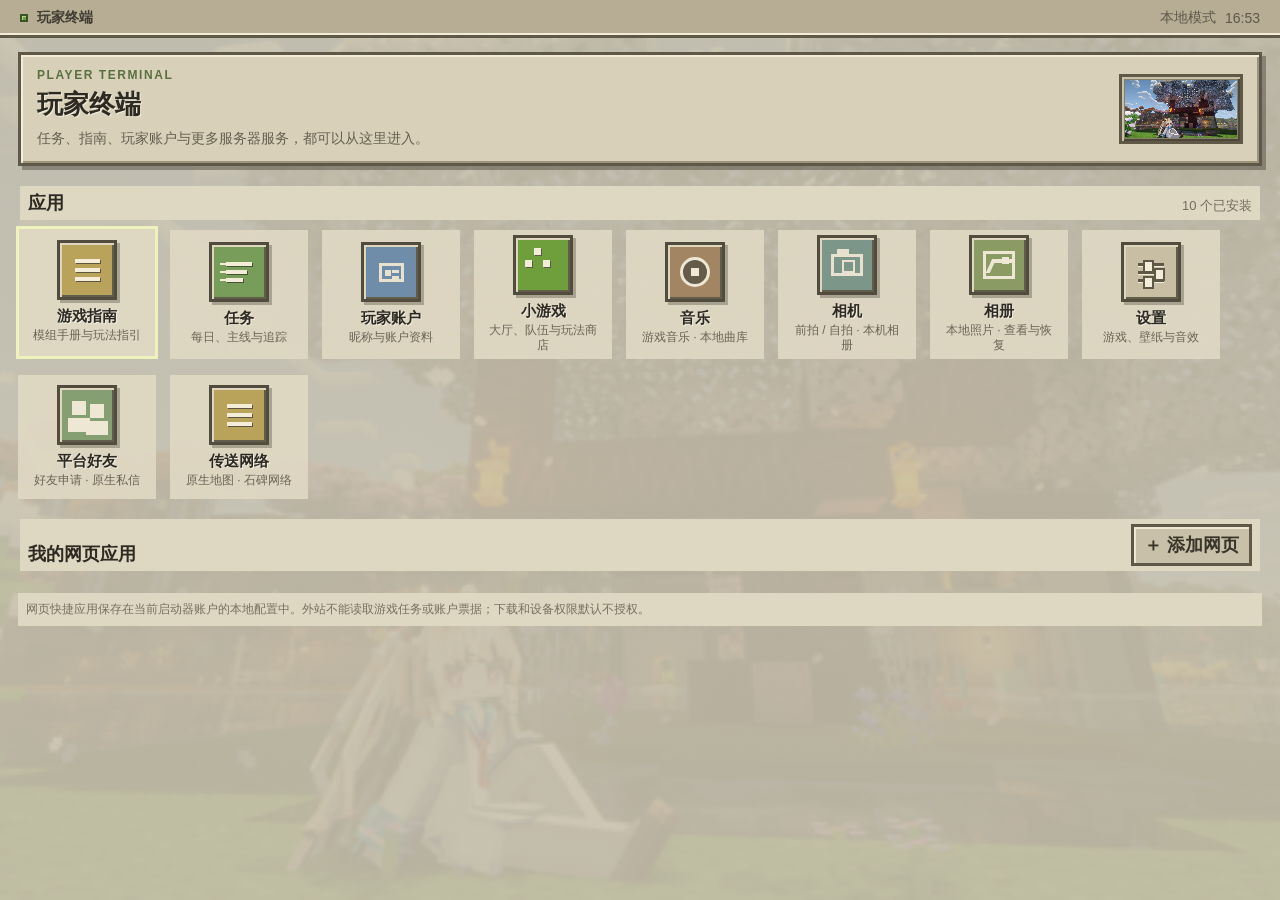
<file: src/main/resources/assets/muxi_terminal/html/terminal/index.html>
<!doctype html>
<html lang="zh-CN">
<head>
  <meta charset="utf-8" />
  <meta name="viewport" content="width=device-width,initial-scale=1" />
  <title>玩家终端</title>
  <link rel="stylesheet" href="./styles.css" />
  <link rel="stylesheet" href="./app-transition.css" />
  <link rel="stylesheet" href="./apps/minigames/app.css" />
  <link rel="stylesheet" href="./camera-app.css" />
  <link rel="stylesheet" href="./album-app.css" />
  <link rel="stylesheet" href="./friends-app.css" />
  <link rel="stylesheet" href="./settings.css" />
  <link rel="stylesheet" href="./terminal-icons.css">
</head>
<body>
  <main id="app" class="shell">
    <header class="statusbar">
      <div class="brand"><span class="brand-dot"></span>玩家终端</div>
      <div class="status-right"><span id="statusText">本地模式</span><span id="clock">00:00</span></div>
    </header>

    <div id="app-content">
    <section id="home" class="page page-active">
      <div class="hero">
        <div>
          <div class="eyebrow">PLAYER TERMINAL</div>
          <h1>玩家终端</h1>
          <p>任务、指南、玩家账户与更多服务器服务，都可以从这里进入。</p>
        </div>
        <div class="cover-frame"><img src="./cover.png" alt="玩家终端"></div>
      </div>

      <div class="section-title"><span>应用</span><small id="installedAppCount">4 个已安装</small></div>
      <div class="app-grid">
        <button class="app-card" data-open="guide">
          <span class="app-icon guide-icon"><i></i><i></i><i></i></span>
          <span class="app-name">游戏指南</span>
          <span class="app-desc">模组手册与玩法指引</span>
        </button>
        <button class="app-card" data-open="tasks">
          <span class="app-icon task-icon"><i></i><i></i><i></i></span>
          <span class="app-name">任务</span>
          <span class="app-desc">每日、主线与追踪</span>
        </button>
        <button class="app-card" id="passportApp">
          <span class="app-icon passport-icon"><i></i></span>
          <span class="app-name">玩家账户</span>
          <span class="app-desc">昵称与账户资料</span>
        </button>
        <button class="app-card" data-open="games">
          <span class="app-icon minigames-icon"><i></i><i></i><i></i></span>
          <span class="app-name">小游戏</span><span class="app-desc">大厅、队伍与玩法商店</span>
        </button>
        <button class="app-card" data-open="music">
          <span class="app-icon music-icon" aria-hidden="true"><i></i></span>
          <span class="app-name">音乐</span><span class="app-desc">游戏音乐 · 本地曲库</span>
        </button>
      </div>

      <div class="section-title"><span>我的网页应用</span><button id="addWebApp" class="secondary">＋ 添加网页</button></div>
      <div id="webApps" class="web-app-list"></div>
      <p id="webAppsError" class="web-error" role="alert"></p>
      <form id="webAppForm" class="web-app-form" hidden>
        <h3 id="webFormTitle">添加网页应用</h3>
        <input id="webAppId" type="hidden">
        <label>网页链接<input id="webAppUrl" type="url" placeholder="https://example.com" required maxlength="4096" autocomplete="off"></label>
        <label>名称（可编辑）<input id="webAppName" type="text" maxlength="80" placeholder="留空使用域名" autocomplete="off"></label>
        <p id="webTarget" class="web-target">只支持 http / https</p>
        <p id="webFormError" class="web-error" role="alert"></p>
        <div class="detail-actions"><button class="primary" type="submit">保存</button><button id="cancelWebApp" class="secondary" type="button">取消</button></div>
      </form>
      <div class="dock-hint">网页快捷应用保存在当前启动器账户的本地配置中。外站不能读取游戏任务或账户票据；下载和设备权限默认不授权。</div>
    </section>

    <section id="guide" class="page">
      <div class="toolbar">
        <button class="back" data-open="home" aria-label="返回">‹</button>
        <div>
          <div class="eyebrow">APP / GAME GUIDE</div>
          <h2>游戏指南</h2>
        </div>
        <label class="search-wrap"><input id="guideSearch" type="search" placeholder="搜索模组或玩法" /><span></span></label>
      </div>

      <div class="guide-intro">
        <strong>不知道从哪里开始？</strong>
        <span>先选一个你感兴趣的玩法。指南只介绍真正有用的第一步，不把 Wiki 全搬进来。</span>
      </div>
      <div id="guideList" class="guide-list"></div>
    </section>

    <section id="guideDetail" class="page">
      <div class="toolbar">
        <button class="back" data-open="guide" aria-label="返回">‹</button>
        <div>
          <div class="eyebrow">GAME GUIDE</div>
          <h2 id="detailTitle">模组</h2>
        </div>
      </div>
      <article class="detail-card">
        <div class="detail-head">
          <div id="detailIcon" class="mod-icon"></div>
          <div><div id="detailCategory" class="pill"></div><p id="detailSummary"></p></div>
        </div>
        <div class="detail-section"><h3>先做什么</h3><div id="detailSteps" class="steps"></div></div>
        <div class="detail-section"><h3>为什么值得玩</h3><p id="detailWhy"></p></div>
        <div class="detail-actions">
          <button id="openManual" class="primary" hidden>打开游戏内手册</button>
          <button data-open="guide" class="secondary">返回指南</button>
        </div>
        <p id="manualHint" class="manual-hint"></p>
      </article>
    </section>

    <section id="tasks" class="page">
      <div class="toolbar">
        <button class="back" data-open="home" aria-label="返回">‹</button>
        <div>
          <div class="eyebrow">APP / TASKS</div>
          <h2>任务</h2>
        </div>
        <div id="taskMeta" class="task-meta">正在连接任务服务…</div>
      </div>

      <div class="task-tabs">
        <button class="task-tab task-tab-active" data-task-tab="daily">每日任务</button>
        <button class="task-tab" data-task-tab="mainline">主线任务</button>
      </div>

      <div id="dailyTasksPanel">
        <div class="task-intro">
          <div><strong>每日委托</strong><span id="taskCountdown">等待服务器数据</span></div>
          <div id="rerollAllowance" class="task-allowance"></div>
        </div>
        <div id="taskList" class="task-list"></div>
      </div>

      <div id="mainlineTasksPanel" hidden>
        <div class="task-intro"><div><strong>主线任务</strong><span>长期推进目标</span></div></div>
        <div id="mainlineList" class="task-list"></div>
      </div>
    </section>
    <section id="games" class="page minigames-app" aria-label="小游戏 APP">
      <div class="toolbar"><button id="mg-back" class="back" aria-label="返回大厅">‹</button><div><div class="eyebrow">APP / MINIGAMES</div><h2>小游戏</h2></div><button id="mg-refresh" class="secondary">刷新</button></div>
      <nav class="task-tabs mg-page-nav" aria-label="小游戏页面"><button class="task-tab task-tab-active" data-mg-page="lobby" aria-pressed="true">房间列表</button><button class="task-tab" data-mg-page="shop" aria-pressed="false">兑换商店</button><button id="mg-exchange-balance" class="task-tab mg-exchange-balance" type="button" aria-label="兑换币余额尚未同步，打开兑换商店"><svg class="mg-coin-icon" viewBox="0 0 20 20" aria-hidden="true" focusable="false"><path d="M6 1h8v2h3v3h2v8h-2v3h-3v2H6v-2H3v-3H1V6h2V3h3Z" fill="#d6b547" stroke="currentColor"/><path d="M8 5h4v2h2v6h-2v2H8v-2H6V7h2Zm1 3v4h2V8Z" fill="currentColor"/></svg><span id="mg-exchange-value" class="mg-exchange-value">—</span></button></nav>
      <p id="mg-notice" class="guide-intro mg-notice" role="status" aria-live="polite">正在读取小游戏服务…</p>
      <div id="mg-platform" class="task-intro mg-platform"></div>
      <div id="mg-stepbar" class="mg-stepbar" aria-label="房间步骤"></div>
      <div id="mg-games" class="guide-list mg-mode-list" aria-label="模式选择"></div>
      <div id="mg-shop-switcher" class="mg-shop-switcher" hidden><label for="mg-shop-game">游戏商店</label><select id="mg-shop-game" data-mg-shop-game aria-label="选择游戏商店"></select></div>
      <div id="mg-currencies" class="mg-currencies"></div><div id="mg-content" class="mg-content"></div>
      <section id="mg-room-invitations" class="mg-room-invitations" hidden></section>
      <div id="mg-confirm" class="mg-confirm" hidden><div class="detail-card" role="dialog" aria-modal="true" aria-labelledby="mg-confirm-text"><h3>确认操作</h3><p id="mg-confirm-text"></p><div class="detail-actions"><button id="mg-confirm-cancel" class="secondary">取消</button><button id="mg-confirm-ok" class="primary">继续</button></div></div></div>
    </section>
    <section id="music" class="page"></section>
    </div>
  </main>
  <script src="./app-transition.js"></script>
  <script src="./terminal-icons.js"></script>
  <script src="./app.js"></script>
  <script src="./native-map-app.js"></script>
  <script src="./app-container.js"></script>
  <script src="./camera-controller.js"></script>
  <script src="./camera-app.js"></script>
  <script src="./album-controller.js"></script>
  <script src="./album-app.js"></script>
  <script src="./web-apps.js"></script>
  <script src="./settings.js"></script>
  <script src="./music-app.js"></script>
  <script src="./friends-controller.js"></script>
  <script src="./friends-app.js"></script>
  <script src="./apps/minigames/model.js"></script>
  <script src="./apps/minigames/dialog.js"></script>
  <script src="./apps/minigames/app.js"></script>
  <script src="./friends-invites-controller.js"></script>
  <script src="./friends-invites.js"></script>
</body>
</html>
</file>
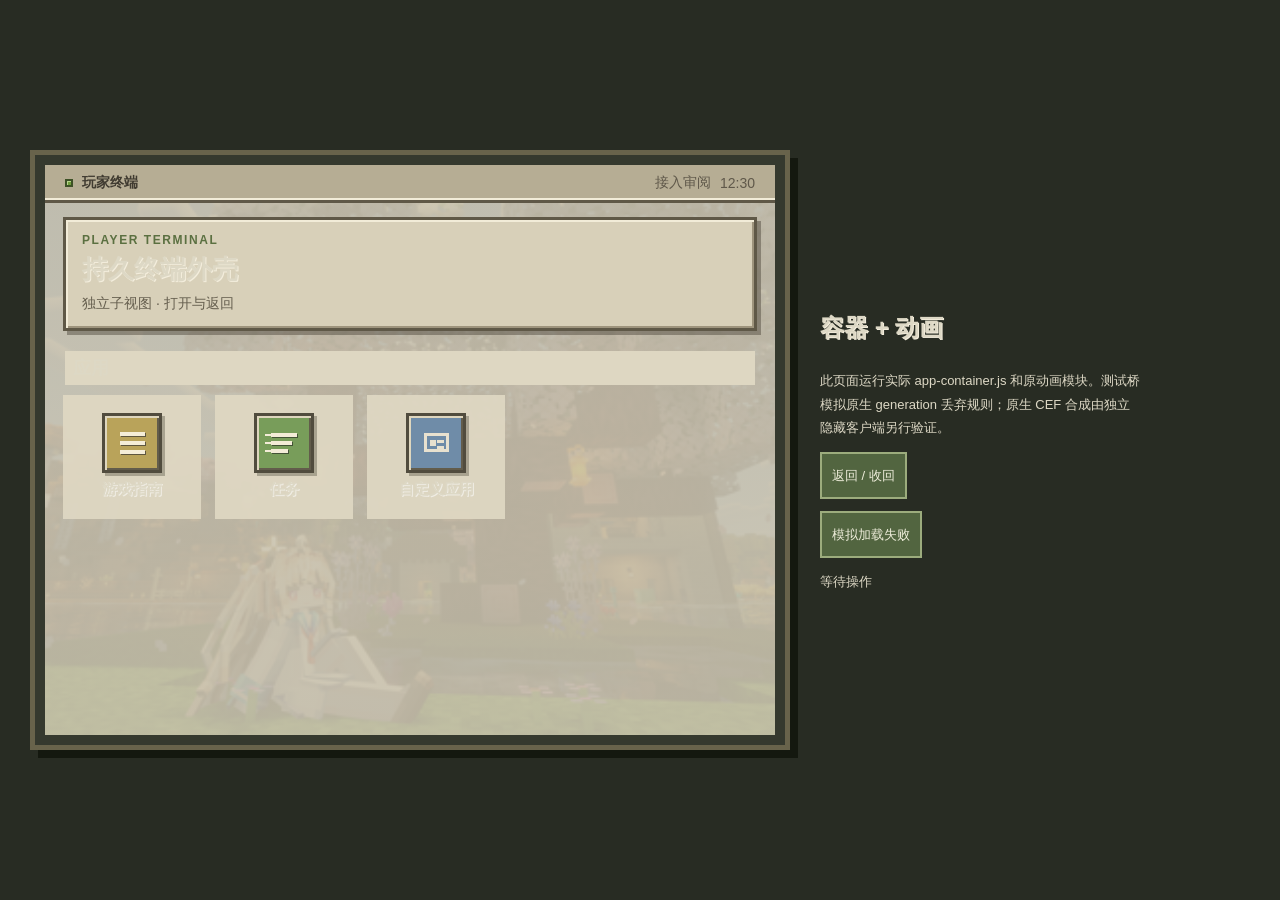
<file: tests/adapter-qa/harness.html>
<!doctype html><html lang="zh-CN"><head><meta charset="utf-8"><meta name="viewport" content="width=device-width,initial-scale=1">
<title>终端容器动画接入验证</title>
<link rel="stylesheet" href="../../src/main/resources/assets/muxi_terminal/html/terminal/styles.css">
<link rel="stylesheet" href="../../src/main/resources/assets/muxi_terminal/html/terminal/app-transition.css">
<style>
html,body{background:#282c23;overflow:auto}body{padding:30px;display:flex;gap:30px;align-items:center;min-height:100vh;color:#ddd8c5}
.frame{width:760px;height:600px;border:5px solid #68634b;padding:10px;background:#35392e;box-shadow:8px 8px #14180f}
.shell{display:flex;flex-direction:column}.statusbar{flex-shrink:0}#app-content{position:relative;flex:1;min-height:0;overflow:hidden}#home{height:100%}
#child-view{position:absolute;inset:0;width:100%;height:100%;z-index:101;border:0;background:#ded7c2}#child-view[hidden]{display:none}
.notes{max-width:320px;font-size:13px;line-height:1.8}.notes h1{font-size:24px;margin-bottom:20px}.notes button{display:block;padding:10px;margin:12px 0;background:#526540;color:#edecd9;border:2px solid #9cac7d;cursor:pointer}
@media(max-width:700px){body{padding:12px;display:block}.frame{width:100%;height:600px}.notes{margin-top:25px}}
</style></head><body><div class="frame"><main class="shell"><header class="statusbar"><div class="brand"><span class="brand-dot"></span>玩家终端</div><div class="status-right"><span id="statusText">接入审阅</span><span>12:30</span></div></header><div id="app-content"><section id="home" class="page page-active"><div class="hero"><div><div class="eyebrow">PLAYER TERMINAL</div><h1>持久终端外壳</h1><p>独立子视图 · 打开与返回</p></div></div><div class="section-title">应用</div><div class="app-grid"><button id="guide-launch" class="app-card"><span class="app-icon guide-icon"><i></i><i></i><i></i></span><span class="app-name">游戏指南</span></button><button id="tasks-launch" class="app-card"><span class="app-icon task-icon"><i></i><i></i><i></i></span><span class="app-name">任务</span></button><button id="web-launch" class="app-card"><span class="app-icon passport-icon"><i></i></span><span class="app-name">自定义应用</span></button></div></section><iframe id="child-view" title="独立内容视图" hidden></iframe></div></main></div><aside class="notes"><h1>容器 + 动画</h1><p>此页面运行实际 app-container.js 和原动画模块。测试桥模拟原生 generation 丢弃规则；原生 CEF 合成由独立隐藏客户端另行验证。</p><button onclick="terminalReturnHome()">返回 / 收回</button><button onclick="bridge.fail()">模拟加载失败</button><p id="scenario">等待操作</p></aside>
<script>
const contentView=false;
const $=selector=>document.querySelector(selector);
function setStatus(message){$('#statusText').textContent=message;}
const bridge=(()=>{
  let generation=0,viewId=0,state=null,visible=false,mode='success',drops=0;
  const calls=[],timers=[];const child=$('#child-view');
  function later(fn,ms){timers.push(setTimeout(fn,ms));}
  function emit(patch){state={...state,...patch};window.terminalOnViewState?.({...state});}
  function close(){generation++;state={generation,kind:'HOME',launchToken:'',viewId:0,loading:false,rendered:false,error:''};visible=false;child.hidden=true;emit({});}
  function native(command){
    const captured=generation;calls.push({command,captured});
    return new Promise((resolve,reject)=>later(()=>{
      if(captured!==generation || api.dropNext){api.dropNext=false;drops++;return;}
      if(command.startsWith('terminal.launch:')){
        const app=JSON.parse(command.slice(command.indexOf(':')+1));
        if(app.id==='invalid'){reject(new Error('应用不存在'));return;}
        resolve({ok:true});generation+=2;viewId++;
        state={generation,kind:app.kind.toUpperCase(),launchToken:app.token,viewId,loading:true,rendered:false,error:''};visible=false;child.hidden=true;
        child.srcdoc='<html lang="zh-CN"><body style="background:#ded7c2;font:18px Microsoft YaHei;padding:32px;color:#2d2a22"><h1>'+app.id+'</h1><p>独立子内容视图已显示</p></body></html>';
        emit({});const token=app.token;const requested=mode;
        if(requested==='hold')return;
        later(()=>{if(state.launchToken!==token)return;if(requested==='error'){emit({loading:false,error:'加载失败，可重试'});return;}emit({loading:false});later(()=>{if(state.launchToken===token)emit({rendered:true});},70);},140);
      } else if(command.startsWith('terminal.cancel-launch:')){
        const token=command.split(':')[1];resolve({ok:true});if(state?.launchToken===token)close();
      } else if((command==='terminal.home' || command==='terminal.home:reduced')){
        resolve({ok:true});close();window.terminalContainerCancel?.();
      } else if(command.startsWith('terminal.reveal:')){
        const data=JSON.parse(command.slice(command.indexOf(':')+1));
        const valid=state?.launchToken===data.token && state?.viewId===data.viewId;
        if(valid){visible=data.visible;child.hidden=!visible;}resolve({ok:valid});
      } else resolve({ok:true});
    },35));
  }
  const api={native,calls,dropNext:false,
    get state(){return {...state};},get visible(){return visible;},get drops(){return drops;},
    mode(value){mode=value;},emit,fail(){emit({loading:false,error:'加载失败，可重试'});},
    reset(){calls.length=0;drops=0;mode='success';api.dropNext=false;},
    launch(id='guide',kind='builtin'){return terminalLaunch({id,kind,name:({guide:'游戏指南',tasks:'任务',web:'自定义应用'})[id]||id,source:$('#'+(id==='web'?'web':id)+'-launch')});}
  };return api;
})();
function native(command){return bridge.native(command);}
</script>
<script src="../../src/main/resources/assets/muxi_terminal/html/terminal/app-transition.js"></script>
<script>document.write('<script src="'+(new URLSearchParams(location.search).has('baseline')?'baseline/':'../../')+'src/main/resources/assets/muxi_terminal/html/terminal/app-container.js"><\/script>');</script>
<script>
['guide','tasks','web'].forEach(id=>$('#'+id+'-launch').addEventListener('click',()=>bridge.launch(id,id==='web'?'web':'builtin').catch(setStatus)));
</script><script src="tests.js"></script></body></html>
</file>
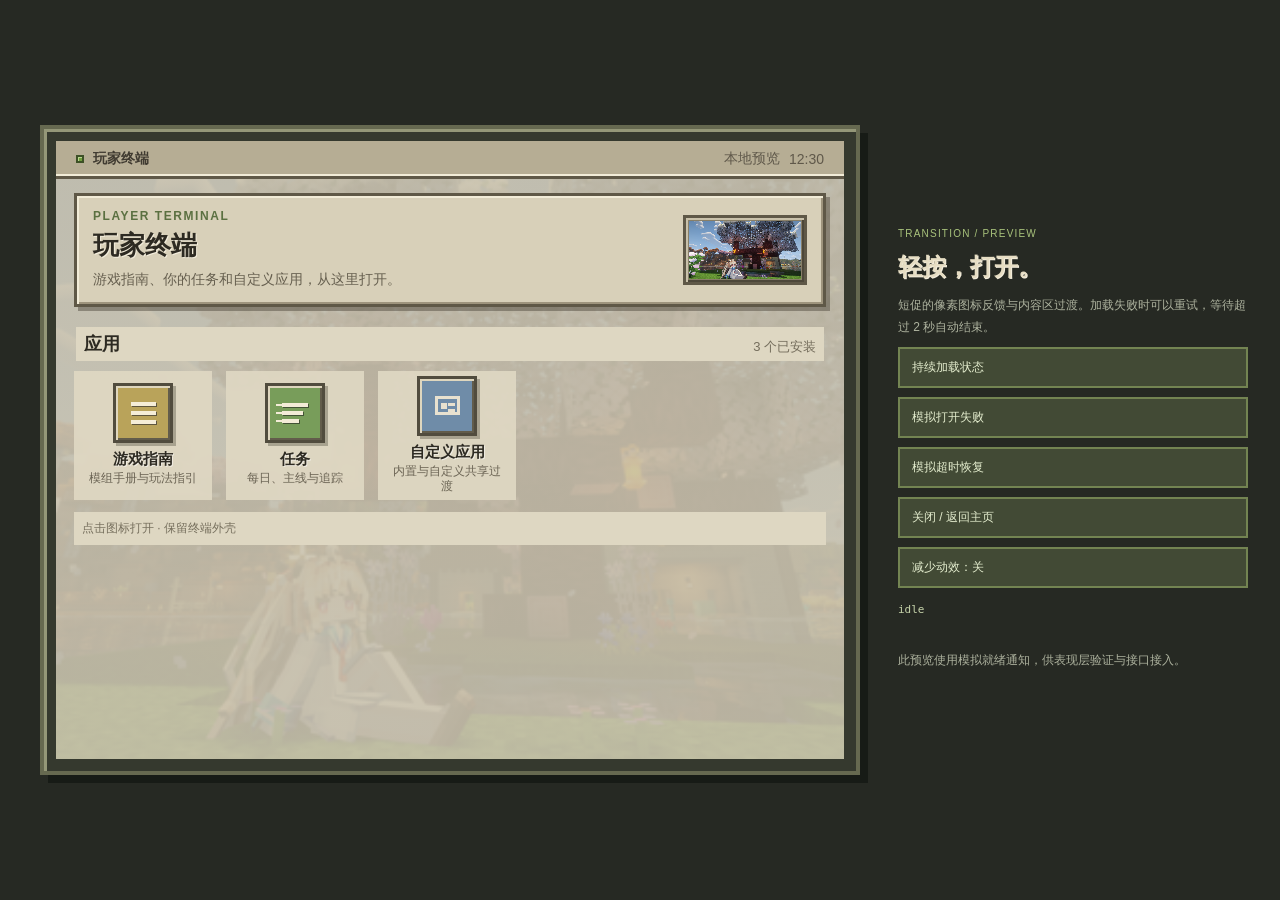
<file: tests/app-transition/demo.html>
<!doctype html>
<html lang="zh-CN">
<head>
  <meta charset="utf-8">
  <meta name="viewport" content="width=device-width,initial-scale=1">
  <title>玩家终端 · APP 打开过渡验证</title>
  <link rel="stylesheet" href="../../src/main/resources/assets/muxi_terminal/html/terminal/styles.css">
  <link rel="stylesheet" href="../../src/main/resources/assets/muxi_terminal/html/terminal/app-transition.css">
  <style>
    html,body{overflow:auto;background:#262923;color:#eee9db}
    body{padding:32px;display:grid;grid-template-columns:minmax(0,1fr) 350px;gap:30px;align-items:center;min-height:100vh}
    .preview-device{height:650px;max-height:90vh;width:100%;max-width:820px;margin:auto;padding:12px;border:4px solid #666950;background:#35392e;box-shadow:inset 3px 3px 0 #949778,8px 8px 0 #171b16}
    .shell{display:flex;flex-direction:column}.statusbar{flex-shrink:0}
    #viewport{flex:1;min-height:0;overflow:hidden;color:var(--text)}
    #viewport .page{height:100%}.demo-app{padding:24px;height:100%;overflow:auto;background:#d8d0b9}
    .demo-app h2{margin:18px 0 12px}.demo-app p{font-size:12px;line-height:1.8;color:#5f5847}
    .demo-controls h1{font-size:24px;color:#e6ddc3;margin:12px 0}.demo-controls p{font-size:12px;line-height:1.8;color:#adb29e}
    .demo-controls button{display:block;width:100%;text-align:left;margin:9px 0;padding:10px 12px;background:#424a35;border:2px solid #738452;color:#e4edce;cursor:pointer;font-size:12px}
    .demo-controls button:focus-visible{outline:2px solid #bbd08d;outline-offset:2px}
    .demo-tag{font-size:10px;letter-spacing:.12em;color:#a9c37c}.demo-log{font-family:monospace;color:#c6d3aa;font-size:11px;min-height:32px;margin:15px 0}
    @media(max-width:800px){body{padding:16px;grid-template-columns:1fr}.preview-device{height:580px}.demo-controls{max-width:760px;margin:auto;width:100%}}
  </style>
</head>
<body>
  <div class="preview-device">
    <main class="shell">
      <header class="statusbar"><div class="brand"><span class="brand-dot"></span>玩家终端</div><div class="status-right"><span>本地预览</span><span id="clock">12:30</span></div></header>
      <div id="viewport">
        <section id="demo-home" class="page page-active">
          <div class="hero"><div><div class="eyebrow">PLAYER TERMINAL</div><h1>玩家终端</h1><p>游戏指南、你的任务和自定义应用，从这里打开。</p></div><div class="cover-frame"><img src="../../src/main/resources/assets/muxi_terminal/html/terminal/cover.png" alt="玩家终端"></div></div>
          <div class="section-title"><span>应用</span><small>3 个已安装</small></div>
          <div class="app-grid">
            <button class="app-card" data-demo-app="guide"><span class="app-icon guide-icon"><i></i><i></i><i></i></span><span class="app-name">游戏指南</span><span class="app-desc">模组手册与玩法指引</span></button>
            <button class="app-card" data-demo-app="tasks"><span class="app-icon task-icon"><i></i><i></i><i></i></span><span class="app-name">任务</span><span class="app-desc">每日、主线与追踪</span></button>
            <button class="app-card" data-demo-app="custom"><span class="app-icon passport-icon"><i></i></span><span class="app-name">自定义应用</span><span class="app-desc">内置与自定义共享过渡</span></button>
          </div>
          <div class="dock-hint">点击图标打开 · 保留终端外壳</div>
        </section>
        <section id="demo-content" class="demo-app" hidden><button class="secondary" id="content-back">返回主页</button><div class="eyebrow" style="margin-top:24px">APP / CONTENT</div><h2 id="content-title"></h2><p>应用内容已准备就绪。状态栏与终端外壳保持原位，只有内部内容区切换。</p><div class="task-intro" style="margin-top:20px"><div><strong>欢迎回来</strong><span>继续探索你的世界。</span></div></div></section>
      </div>
    </main>
  </div>
  <aside class="demo-controls">
    <div class="demo-tag">TRANSITION / PREVIEW</div>
    <h1>轻按，打开。</h1>
    <p>短促的像素图标反馈与内容区过渡。加载失败时可以重试，等待超过 2 秒自动结束。</p>
    <button id="scenario-loading">持续加载状态</button>
    <button id="scenario-error">模拟打开失败</button>
    <button id="scenario-timeout">模拟超时恢复</button>
    <button id="scenario-home">关闭 / 返回主页</button>
    <button id="scenario-reduced">减少动效：关</button>
    <div class="demo-log" id="demo-log">idle</div>
    <p>此预览使用模拟就绪通知，供表现层验证与接口接入。</p>
  </aside>
  <script src="../../src/main/resources/assets/muxi_terminal/html/terminal/app-transition.js"></script>
  <script src="demo.js"></script>
  <script src="browser-tests.js"></script>
</body>
</html>
</file>
<file: src/main/resources/assets/muxi_terminal/html/terminal/styles.css>
:root{
  color-scheme:light;
  --bg:#c9c2ae;--panel:#ded7c2;--panel2:#c7bea4;--line:#5f5847;
  --line-hi:#f2ecd8;--text:#2d2a22;--muted:#665f4f;--accent:#6f9f3c;--accent2:#b88b43;
  --shadow:#514b3d;--slot:#b8af96;--slot-hi:#ece5cf;
}
*{box-sizing:border-box}
html,body{margin:0;width:100%;height:100%;overflow:hidden;background:transparent;font-family:"Microsoft YaHei","Segoe UI",sans-serif;color:var(--text)}
button,input{font:inherit}.shell{width:100%;height:100%;background:
linear-gradient(rgba(255,255,255,.12),rgba(255,255,255,0)),
repeating-linear-gradient(0deg,#c9c2ae 0 3px,#c3bba6 3px 6px);position:relative}
.statusbar{height:38px;padding:0 20px;display:flex;align-items:center;justify-content:space-between;border-bottom:3px solid var(--line);box-shadow:inset 0 -2px 0 var(--line-hi);font-size:14px;color:#403b31;background:#b6ad94}
.brand,.status-right{display:flex;align-items:center;gap:9px}.brand{font-weight:700}.brand-dot{width:8px;height:8px;background:var(--accent);border:2px solid #3d5126;box-shadow:inset 1px 1px 0 #b8d58d}
.status-right{color:#5f584a}.page{display:none;height:calc(100% - 38px);padding:14px 18px 18px;overflow-y:auto}.page-active{display:block}.eyebrow{font-size:12px;letter-spacing:.13em;color:#5b7041;font-weight:700;margin-bottom:5px}
.hero{min-height:92px;padding:13px 16px;display:flex;justify-content:space-between;align-items:center;border:3px solid var(--line);border-radius:0;background:#d8d0b9;box-shadow:inset 2px 2px 0 var(--line-hi),inset -2px -2px 0 #9e947d,4px 4px 0 rgba(71,66,54,.45)}
h1,h2,h3,p{margin:0}h1{font-size:26px;margin-bottom:6px;text-shadow:1px 1px 0 #f3eddc}.hero p{color:var(--muted);max-width:540px;font-size:14px;line-height:1.55}
.cover-frame{width:124px;height:70px;border:3px solid var(--line);background:#887f68;padding:3px;image-rendering:pixelated;box-shadow:inset 2px 2px 0 #c9c1aa,inset -2px -2px 0 #4d4739}.cover-frame img{width:100%;height:100%;object-fit:cover;image-rendering:pixelated}
.terminal-mark{display:none}
.terminal-mark span{border-radius:5px;background:linear-gradient(145deg,#2b4651,#18303b);border:1px solid #41616b}.terminal-mark span:first-child{background:linear-gradient(145deg,#5fd2e3,#347986)}
.section-title{margin:20px 2px 10px;display:flex;align-items:end;justify-content:space-between;font-size:18px;font-weight:700}.section-title small{font-size:13px;color:#746d5c;font-weight:500}
.app-grid{display:grid;grid-template-columns:repeat(auto-fit,minmax(112px,138px));gap:16px 14px;align-items:start}
.app-card{min-height:124px;text-align:center;border:0;background:transparent;color:inherit;padding:5px 2px;cursor:pointer;transition:.08s linear}
.app-card:hover,.app-card.keyboard-selected{transform:translateY(-2px);background:rgba(255,255,255,.18);outline:2px solid rgba(91,84,68,.48);outline-offset:-1px}
button.keyboard-selected,input.keyboard-selected,.guide-card.keyboard-selected{outline:3px solid #eef3bd!important;outline-offset:2px;box-shadow:0 0 0 2px #3d4d29!important}
.app-icon{width:60px;height:60px;display:flex;align-items:center;justify-content:center;margin:0 auto 7px;background:#8e866f;border:3px solid #514c3e;position:relative;box-shadow:inset 2px 2px 0 #ded6be,inset -2px -2px 0 #625c4b,3px 3px 0 rgba(71,66,54,.35);image-rendering:pixelated}
.guide-icon{background:#b9a35a}.guide-icon i{position:absolute;width:25px;height:4px;background:#f5edd7;box-shadow:1px 1px 0 #5e563f}.guide-icon i:nth-child(1){transform:translateY(-9px)}.guide-icon i:nth-child(3){transform:translateY(9px)}
.app-name{display:block;font-weight:700;font-size:15px;margin-bottom:2px;text-shadow:1px 1px 0 rgba(255,255,255,.55)}.app-desc{display:block;color:#6b6454;line-height:1.3;font-size:12px;max-width:110px;margin:auto}.dock-hint{text-align:left;color:#77705e;font-size:12px;padding:18px 3px 4px}
.toolbar{height:52px;display:flex;gap:12px;align-items:center;margin-bottom:16px}.toolbar h2{font-size:23px}.back{width:36px;height:36px;border-radius:0;border:3px solid var(--line);background:#c9c1aa;color:#2e2a22;font-size:28px;line-height:25px;cursor:pointer;box-shadow:inset 2px 2px 0 var(--line-hi),inset -2px -2px 0 #8f8670}.back:hover{background:#ded6be}
.search-wrap{margin-left:auto;position:relative}.search-wrap input{width:220px;height:34px;border:3px solid var(--line);border-radius:0;background:#eee8d6;color:var(--text);outline:none;padding:0 10px;box-shadow:inset 2px 2px 0 #aaa18a}.search-wrap input:focus{border-color:#6f7e4d}
.guide-intro{display:flex;gap:12px;align-items:center;border:3px solid var(--line);background:#d7cfb8;padding:11px 13px;margin-bottom:14px;font-size:14px;box-shadow:inset 2px 2px 0 var(--line-hi),inset -2px -2px 0 #a39a83}.guide-intro span{color:#665f50}.guide-list{display:grid;grid-template-columns:repeat(auto-fill,minmax(240px,1fr));gap:9px}
.guide-card{border:3px solid var(--line);border-radius:0;background:#d4ccb5;padding:11px;cursor:pointer;display:grid;grid-template-columns:48px 1fr;gap:11px;transition:.08s linear;box-shadow:inset 2px 2px 0 var(--line-hi),inset -2px -2px 0 #9f967f}.guide-card:hover{background:#e5dec9}.mod-icon{width:48px;height:48px;border-radius:0;background:linear-gradient(145deg,var(--icon1,#87926c),var(--icon2,#596047));border:3px solid #575142;position:relative;display:flex;align-items:center;justify-content:center;font-weight:800;color:#fff;font-size:18px;box-shadow:inset 2px 2px 0 rgba(255,255,255,.35),inset -2px -2px 0 rgba(0,0,0,.28)}
.guide-card h3{font-size:16px;margin:1px 0 4px}.guide-card p{font-size:13px;line-height:1.45;color:var(--muted)}.card-meta{display:flex;gap:5px;align-items:center;margin-top:7px}.pill{display:inline-flex;border:2px solid #766e5d;color:#5e5748;background:#c1b89f;border-radius:0;padding:2px 6px;font-size:12px}.recommended{color:#506d2d;border-color:#6c8249}
.detail-card{max-width:850px;margin:0 auto;border:3px solid var(--line);border-radius:0;background:#d8d0ba;padding:20px;box-shadow:inset 2px 2px 0 var(--line-hi),inset -2px -2px 0 #9d947d}.detail-head{display:grid;grid-template-columns:68px 1fr;gap:16px;align-items:center;padding-bottom:17px;border-bottom:2px solid #877f6c}.detail-head .mod-icon{width:68px;height:68px;font-size:20px}.detail-head p{margin-top:8px;color:#5f5849;line-height:1.6}.detail-section{padding:18px 0 2px}.detail-section h3{font-size:15px;margin-bottom:10px;color:#332f27}.detail-section p{color:var(--muted);font-size:14px;line-height:1.65}.steps{display:grid;gap:7px}.step{display:grid;grid-template-columns:23px 1fr;gap:9px;align-items:start;color:#5f584a;font-size:14px;line-height:1.55}.step b{width:21px;height:21px;border:2px solid #68744d;background:#aeb78a;color:#283019;display:flex;align-items:center;justify-content:center;font-size:12px}.detail-actions{display:flex;gap:8px;margin-top:20px}.detail-actions button{height:34px;border-radius:0;padding:0 13px;cursor:pointer}.primary{background:#8fb45c;color:#263019;border:3px solid #4c5d31;font-weight:700;box-shadow:inset 2px 2px 0 #c8dda7}.secondary{background:#c8c0a8;color:#3a352b;border:3px solid var(--line);box-shadow:inset 2px 2px 0 #eee7d4}
.task-icon{display:grid;align-content:center;gap:4px;padding:9px;background:#789d5a}.task-icon i{display:block;width:26px;height:4px;background:#f3ecd7;box-shadow:-7px 0 0 -1px #f3ecd7,1px 1px 0 #435336}.task-icon i:nth-child(2){width:21px}.task-icon i:nth-child(3){width:17px}
.passport-icon{background:#6f8ca8}.passport-icon i{width:25px;height:19px;border:3px solid #e8e1cf;position:relative}.passport-icon i:before{content:"";position:absolute;width:6px;height:6px;background:#e8e1cf;left:3px;top:4px}.passport-icon i:after{content:"";position:absolute;width:7px;height:3px;background:#e8e1cf;right:2px;top:4px;box-shadow:0 6px 0 #e8e1cf}
.mod-icon img{width:38px;height:38px;object-fit:contain;image-rendering:pixelated;filter:drop-shadow(0 3px 4px rgba(0,0,0,.35))}.detail-head .mod-icon img{width:54px;height:54px}.mod-fallback{position:absolute}.manual-hint{margin-top:12px;color:#71808d;font-size:14px;line-height:1.55}
.task-meta{margin-left:auto;color:#6f6755;font-size:13px}.task-tabs{display:flex;gap:6px;margin-bottom:14px}.task-tab{border:3px solid var(--line);border-radius:0;background:#c4bba3;color:#4e493d;height:32px;padding:0 11px;cursor:pointer;box-shadow:inset 2px 2px 0 #eee7d4,inset -2px -2px 0 #8e856f}.task-tab:hover{background:#d9d1ba}.task-tab-active{border-color:#53663b;background:#9eb873;color:#263018}
.task-intro{display:flex;justify-content:space-between;align-items:center;padding:11px 13px;border:3px solid var(--line);border-radius:0;background:#d6ceb6;margin-bottom:9px;box-shadow:inset 2px 2px 0 var(--line-hi),inset -2px -2px 0 #9c937d}.task-intro strong{display:block;font-size:15px}.task-intro span{display:block;color:#6e6655;font-size:13px;margin-top:3px}.task-allowance{color:#526a32;font-size:13px}.task-list{display:grid;gap:8px}.task-card{border:3px solid var(--line);border-radius:0;background:#d2cab3;padding:12px 13px;position:relative;overflow:hidden;box-shadow:inset 2px 2px 0 var(--line-hi),inset -2px -2px 0 #9a917a}.task-card.task-tracked{border-color:#65764a}.task-card.task-ready{border-color:#4f7139}.task-card.task-claimed{opacity:.68}.task-progress-bg{height:7px;background:#8e866f;margin:8px 0 9px;overflow:hidden;border:2px solid #5d5748}.task-progress-fill{height:100%;background:#83a84f}.task-row-head{display:flex;justify-content:space-between;gap:15px;align-items:start}.task-title{font-size:15px;font-weight:700}.task-progress{font-size:13px;color:#625b4c;white-space:nowrap}.task-description{font-size:13px;color:#665f50;line-height:1.45}.task-hard{font-size:8px;color:#7e5127;border:2px solid #9c7449;border-radius:0;padding:1px 5px;margin-left:6px;vertical-align:1px;background:#d8bb8a}.task-rewards{display:flex;gap:5px;align-items:center;min-height:25px;flex-wrap:wrap}.reward-chip{display:inline-flex;gap:4px;align-items:center;border:2px solid #756d5b;border-radius:0;background:#bdb49b;padding:3px 6px;color:#4d483c;font-size:12px}.reward-chip img{width:18px;height:18px;object-fit:contain;image-rendering:pixelated}.reward-xp{color:#48682e}.task-bottom{display:flex;justify-content:space-between;gap:9px;align-items:end;margin-top:8px}.task-actions{display:flex;gap:5px}.task-actions button{height:28px;border-radius:0;border:3px solid #625b4b;background:#c3baa2;color:#4c473c;padding:0 8px;cursor:pointer;font-size:12px;box-shadow:inset 1px 1px 0 #eee7d4}.task-actions button:hover:not(:disabled){background:#ded6bf}.task-actions button:disabled{opacity:.38;cursor:default}.task-actions .claim-ready{border-color:#56723a;color:#3f5c2a;background:#b2c88c}.task-actions .tracked-button{border-color:#68794d;color:#40512d}.mainline-card{border-left:5px solid #71804e}.task-empty{border:3px dashed #817967;border-radius:0;padding:22px;text-align:center;color:#706857;font-size:13px}
@media(max-width:640px){.page{padding:12px}.statusbar{padding:0 12px}.hero{padding:11px}.cover-frame{width:104px;height:60px}.search-wrap input{width:150px}.guide-list{grid-template-columns:1fr}.app-grid{grid-template-columns:repeat(3,minmax(82px,1fr));gap:12px 8px}.app-desc{display:block}}
#app-content{height:calc(100% - 38px);position:relative}.page{height:100%}.content-view .statusbar{display:none}.content-view #app-content{height:100%}.content-view .page{height:100%}
.web-app-list{display:grid;gap:8px}.web-app-row{display:flex;gap:8px;align-items:center;border:2px solid var(--line);background:var(--panel);padding:7px}
.web-app-open{flex:1;min-width:0;display:grid;gap:4px;text-align:left;background:transparent;border:0;color:var(--text);cursor:pointer}.web-app-open b,.web-app-open small{overflow:hidden;text-overflow:ellipsis;white-space:nowrap}.web-app-open small,.web-target,.web-empty{font-size:14px;color:var(--muted)}
.web-app-row .secondary,#addWebApp{padding:6px 10px;cursor:pointer}.web-app-form{margin-top:12px;padding:12px;border:3px solid var(--line);background:var(--panel)}.web-app-form[hidden]{display:none}.web-app-form label{display:block;margin:10px 0;font-size:15px}.web-app-form input:not([type=hidden]){display:block;width:100%;margin-top:5px;padding:7px;border:2px solid var(--line);background:#eee8d6}.web-error{color:#9a3827;font-size:15px;line-height:1.6;margin:5px 0}.web-app-form .detail-actions{margin-top:10px}

/* Shared sizing contract for built-in apps, including settings and minigames. */
:root{--font-body:15px;--font-small:12px;--control-min-height:34px;--app-icon-size:60px}
button,input,select,textarea{font-family:inherit}button:focus-visible,input:focus-visible,select:focus-visible,a:focus-visible{outline:3px solid #eef3bd;outline-offset:2px;box-shadow:0 0 0 2px #3d4d29}
.page,.toolbar,.hero,.task-card,.guide-card,.web-app-row{min-width:0}.toolbar{height:auto;min-height:52px;flex-wrap:wrap}.hero{gap:12px}.hero>div,.guide-card>div,.task-card>div{min-width:0}
h1,h2,h3,p,.app-name,.app-desc,.task-name,.task-rewards{overflow-wrap:anywhere}.task-actions,.task-bottom,.detail-actions,.task-tabs{flex-wrap:wrap}.task-actions button,.task-tabs button,.detail-actions button{height:auto;min-height:var(--control-min-height)}
.minigames-app button,.minigames-app select,.minigames-app input{font-size:var(--font-body);min-height:var(--control-min-height)}.minigames-app small{font-size:var(--font-small)}
@media(max-width:500px){.hero{flex-wrap:wrap}.cover-frame{display:none}.search-wrap{width:100%;margin-left:0}.search-wrap input{width:100%}.app-grid{grid-template-columns:repeat(auto-fit,minmax(104px,1fr))}.detail-card{padding:12px}}

/* Native local wallpaper spans the shared Pad shell. */
.shell{background-image:linear-gradient(rgba(201,194,174,.90),rgba(201,194,174,.90)),var(--terminal-wallpaper,url('./cover.png'));background-size:cover;background-position:center;background-repeat:no-repeat}
/* Keep controls readable even over a dark or busy personal wallpaper. */
.app-card{background:rgba(222,215,194,.96)}
.app-card:hover,.app-card.keyboard-selected{background:var(--panel)}
.section-title{background:var(--panel);padding:5px 8px}
.toolbar{background:var(--panel);padding:6px}
.dock-hint{background:var(--panel);margin-top:12px;padding:8px}
.app-grid{align-items:stretch}
.music-icon{background:#a28664}
.music-icon i{width:30px;height:30px;border:3px solid #eee7d4;border-radius:50%;position:relative;background:#655b4a}
.music-icon i:after{content:"";position:absolute;width:8px;height:8px;left:8px;top:8px;background:#eee7d4}
</file>
<file: src/main/resources/assets/muxi_terminal/html/terminal/app-transition.css>
/* Scoped to the internal content viewport. The statusbar / phone shell stays put. */
.mt-transition-host { isolation: isolate; }
.mt-launch-layer {
  position: absolute; inset: 0; z-index: 100;
  display: flex; align-items: center; justify-content: center;
  padding: 14px; overflow: hidden;
  background: rgba(201, 194, 174, .94);
  color: var(--text, #2d2a22);
  font-family: "Microsoft YaHei", "Segoe UI", sans-serif;
}
.mt-launch-layer[hidden], .mt-launch-layer [hidden] { display: none !important; }
.mt-launch-card {
  width: 280px; max-width: 100%; padding: 22px 18px 16px;
  border: 3px solid var(--line, #5f5847); background: var(--panel, #ded7c2);
  text-align: center;
  box-shadow: inset 2px 2px 0 var(--line-hi, #f2ecd8), inset -2px -2px 0 #9e947d, 4px 4px 0 rgba(71,66,54,.35);
}
.mt-launch-icon {
  display: flex; align-items: center; justify-content: center;
  width: 60px; height: 60px; margin: 0 auto 14px;
  border: 3px solid var(--line, #5f5847); background: #b8c89b;
  box-shadow: inset 2px 2px 0 #e5efcd, inset -2px -2px 0 #78835e;
  font-size: 20px; font-weight: 700; image-rendering: pixelated;
  pointer-events: none; overflow: hidden;
}
.mt-launch-icon > .app-icon { margin: 0; width: 100%; height: 100%; box-shadow: none; border: 0; }
.mt-launch-icon img { max-width: 100%; max-height: 100%; object-fit: contain; image-rendering: pixelated; }
.mt-launch-caption { font-size: 9px; letter-spacing: .13em; color: #5b7041; font-weight: 700; margin-bottom: 6px; }
.mt-launch-title { font-size: 16px; font-weight: 700; overflow-wrap: anywhere; }
.mt-launch-status { font-size: 11px; line-height: 1.6; min-height: 18px; margin: 9px 0 12px; color: var(--muted, #665f4f); overflow-wrap: anywhere; }
.mt-launch-pixels { display: flex; gap: 5px; justify-content: center; height: 10px; margin-bottom: 16px; }
.mt-launch-pixel { width: 8px; height: 8px; border: 2px solid #63724b; background: #a5bf75; animation: mt-pixel 880ms steps(1, end) infinite; }
.mt-launch-pixel:nth-child(2) { animation-delay: 110ms; }
.mt-launch-pixel:nth-child(3) { animation-delay: 220ms; }
.mt-launch-pixel:nth-child(4) { animation-delay: 330ms; }
.mt-launch-actions { display: flex; justify-content: center; gap: 8px; }
.mt-launch-button {
  min-width: 70px; min-height: 32px; padding: 5px 11px;
  font: inherit; font-size: 11px; color: #403b31; cursor: pointer;
  border: 3px solid #625b4b; border-radius: 0; background: #c3baa2;
  box-shadow: inset 1px 1px 0 #eee7d4, inset -1px -1px 0 #8d846e;
}
.mt-launch-button:hover { background: #ded6bf; }
.mt-launch-button:active { box-shadow: inset 2px 2px 0 #8d846e; }
.mt-launch-button:focus-visible { outline: 2px solid #405c2c; outline-offset: 3px; }
.mt-launch-button:disabled { cursor: default; opacity: .55; }
.mt-launch-retry { background: #b2c88c; }
.mt-launch-layer.mt-launch-enter { animation: mt-layer-in 180ms cubic-bezier(.2,.8,.2,1) both; }
.mt-launch-enter .mt-launch-card { animation: mt-card-in 180ms cubic-bezier(.2,.8,.2,1) both; }
.mt-launch-layer[data-state="revealing"] { animation: mt-layer-out 110ms ease-in both; }
.mt-launch-layer[data-state="closing"] { animation: mt-layer-close 150ms cubic-bezier(.4,0,.8,.2) both; }
.mt-launch-layer[data-state="error"] .mt-launch-icon { background: #d2b58e; }
.mt-launch-layer[data-state="error"] .mt-launch-caption { color: #805829; }
.mt-launch-source { animation: mt-source-press 130ms steps(2, end) both !important; }
@keyframes mt-source-press { 0% { transform: translateY(0); } 50% { transform: translateY(2px) scale(.96); } 100% { transform: translateY(0); } }
@keyframes mt-card-in { from { opacity: 0; transform: translateY(8px) scale(.96); } to { opacity: 1; transform: translateY(0) scale(1); } }
@keyframes mt-layer-in {
  from { opacity: .4; clip-path: inset(var(--mt-origin-top, 45%) var(--mt-origin-right, 45%) var(--mt-origin-bottom, 45%) var(--mt-origin-left, 45%)); }
  to { opacity: 1; clip-path: inset(0 0 0 0); }
}
@keyframes mt-layer-close {
  from { opacity: 1; clip-path: inset(0 0 0 0); }
  to { opacity: .25; clip-path: inset(var(--mt-origin-top, 45%) var(--mt-origin-right, 45%) var(--mt-origin-bottom, 45%) var(--mt-origin-left, 45%)); }
}
@keyframes mt-layer-out { from { opacity: 1; } to { opacity: 0; } }
@keyframes mt-pixel { 0%, 60%, 100% { background: #a5bf75; } 20%, 40% { background: #536e30; } }
.mt-reduced-motion, .mt-reduced-motion *, .mt-reduced-motion.mt-launch-enter { animation: none !important; }
@media (prefers-reduced-motion: reduce) {
  .mt-launch-layer, .mt-launch-layer *, .mt-launch-source { animation: none !important; }
}
@media (max-width: 360px), (max-height: 380px) {
  .mt-launch-card { padding: 12px; }
  .mt-launch-icon { width: 44px; height: 44px; margin-bottom: 8px; }
  .mt-launch-pixels { margin-bottom: 10px; }
}
</file>
<file: src/main/resources/assets/muxi_terminal/html/terminal/apps/minigames/app.css>
/* Layout only; visuals come from the existing terminal components. */
.minigames-app .toolbar{height:auto;min-height:52px}
.minigames-app .toolbar .secondary{margin-left:auto;padding:7px 12px;cursor:pointer}
.mg-notice{min-height:38px;line-height:1.55}
.minigames-app .mg-page-nav{display:flex;flex-wrap:wrap;align-items:center;gap:6px;min-width:0;flex-shrink:0;margin-bottom:8px}
.minigames-app .mg-page-nav .task-tab{height:var(--control-min-height,36px);min-height:var(--control-min-height,36px);padding:0 10px;flex-shrink:0;white-space:nowrap;display:inline-flex;align-items:center;justify-content:center}
.minigames-app .mg-page-nav .mg-exchange-balance{margin-left:0;flex:0 1 auto;min-width:48px;max-width:38%;gap:6px}
.mg-coin-icon{width:20px;height:20px;flex:0 0 20px;color:#665023;shape-rendering:crispEdges}
.mg-exchange-value{min-width:0;overflow:hidden;text-overflow:ellipsis;white-space:nowrap;font-variant-numeric:tabular-nums}
.mg-page-nav button:focus-visible,.mg-shop-switcher select:focus-visible{outline:2px solid var(--text);outline-offset:2px}
.mg-shop-switcher{display:flex;align-items:center;gap:6px;margin:0;flex:0 1 220px;min-width:130px}
.mg-shop-switcher label{flex-shrink:0;font-size:var(--font-small,12px)}
.mg-shop-switcher select{height:var(--control-min-height,36px);min-width:0;width:100%;padding:0 8px;border:2px solid var(--line);background:var(--line-hi);color:var(--text);font:inherit;border-radius:0}
.minigames-app .mg-page-nav .mg-platform{display:flex;align-items:center;gap:6px;flex:0 1 auto;min-width:0;margin-left:auto;height:var(--control-min-height,36px);margin:0 0 0 auto;padding:0 8px;border:2px solid var(--line);background:var(--line-hi);box-shadow:none;white-space:nowrap}
.minigames-app .mg-page-nav .mg-platform small{font-size:var(--font-small,12px)}
.minigames-app .mg-page-nav .mg-platform strong{display:inline;min-width:0;max-width:17ch;overflow:hidden;text-overflow:ellipsis;font-size:var(--font-small,12px);font-variant-numeric:tabular-nums}
.minigames-app.mg-shop.page-active{display:flex;flex-direction:column;overflow:hidden}
.mg-shop>.toolbar,.mg-shop>.mg-page-nav,.mg-shop>.mg-notice{flex-shrink:0}
.mg-shop>.toolbar{min-height:44px;margin-bottom:8px}
.mg-shop .mg-content{flex:1;min-height:0;overflow:auto;overscroll-behavior:contain;scrollbar-gutter:stable;overflow-wrap:anywhere}
.mg-shop-heading{position:relative;display:flex;align-items:center;justify-content:space-between;gap:8px;margin:0 0 6px}
.mg-shop-title{margin:0;font-size:var(--font-body,15px)}
.mg-shop-help{flex-shrink:0;font-size:var(--font-small,12px)}
.mg-shop-help summary,.mg-product-details summary{cursor:pointer;color:var(--muted)}
.mg-shop-help>div{position:absolute;z-index:5;right:0;top:100%;width:min(420px,100%);max-height:260px;overflow:auto;padding:10px;border:2px solid var(--line);background:var(--panel);box-shadow:2px 2px 0 var(--line)}
.mg-shop-help p{margin:0 0 8px;line-height:1.45}
.mg-shop-section{margin:0 0 12px}
.mg-shop-group-title{margin:0 0 6px;font-size:var(--font-small,12px);color:var(--muted)}
.mg-shop .mg-products{grid-template-columns:repeat(auto-fill,minmax(min(100%,200px),1fr));gap:8px;margin:0}
.mg-shop .mg-content .mg-product-card{display:flex;flex-direction:column;gap:5px;min-width:0;padding:9px}
.mg-shop .mg-content .mg-product-card h4{margin:0;font-size:var(--font-body,15px)}
.mg-shop .mg-product-price{margin:0;font-size:var(--font-body,15px);color:var(--text);font-weight:700}
.mg-shop .mg-product-details{font-size:var(--font-small,12px)}
.mg-shop .mg-product-details p{margin:5px 0 0;font-size:var(--font-small,12px);line-height:1.4}
.mg-shop .mg-content .mg-product-card>.detail-actions{margin-top:auto;padding-top:4px}
.mg-shop .mg-content .mg-product-card>.detail-actions button{min-height:32px;padding:5px 8px}
.mg-shop .mg-card-preview{margin:0 auto 2px;max-width:220px}
.mg-shop .mg-preview-media{height:150px;aspect-ratio:auto}
.mg-shop .mg-card-preview figcaption{margin-top:3px;font-size:10px;line-height:1.3}
@media(max-width:600px){.mg-shop-switcher{flex:1 1 140px}.minigames-app .mg-page-nav .task-tab{padding:0 7px;font-size:var(--font-small,12px)}.minigames-app .mg-page-nav .mg-platform{margin-left:auto}.minigames-app .mg-page-nav .mg-exchange-balance{margin-left:0}.mg-shop .mg-products{grid-template-columns:repeat(auto-fill,minmax(min(100%,180px),1fr))}}
@media(max-height:600px){.mg-shop>.toolbar{min-height:36px;margin-bottom:5px}.mg-shop>.toolbar .eyebrow{display:none}.mg-shop .mg-shop-heading{margin-bottom:4px}.mg-shop .mg-content .mg-product-card{display:grid;grid-template-columns:72px minmax(0,1fr);gap:3px 7px;padding:7px}.mg-shop .mg-content .mg-product-card>.mg-card-preview{grid-column:1;grid-row:1/5;width:72px;margin:0}.mg-shop .mg-preview-media{height:90px}.mg-shop .mg-card-preview figcaption{display:none}.mg-shop .mg-content .mg-product-card>h4,.mg-shop .mg-content .mg-product-card>.mg-product-price,.mg-shop .mg-content .mg-product-card>.mg-product-details,.mg-shop .mg-content .mg-product-card>.detail-actions{grid-column:2}.mg-shop .mg-content .mg-product-card:not(:has(.mg-card-preview)){grid-template-columns:1fr}.mg-shop .mg-content .mg-product-card:not(:has(.mg-card-preview))>*{grid-column:1}.mg-shop .mg-content .mg-product-card>.detail-actions{padding-top:2px}}
.mg-platform strong{font-size:11px}.mg-shop .mg-shop-switcher{margin-bottom:8px}}
.mg-platform strong,.mg-currencies strong{display:block}
.mg-platform p,.mg-currencies p{font-size:var(--font-small,12px);color:var(--muted);line-height:1.6}
.mg-currencies{display:grid;grid-template-columns:repeat(auto-fit,minmax(150px,1fr));gap:9px;margin-bottom:12px}
.mg-content .detail-card{max-width:none;margin-bottom:12px;padding:14px}
.mg-content .detail-section{padding:5px 0}
.mg-content .detail-actions{margin-top:12px;flex-wrap:wrap}
.mg-content .guide-list{margin-top:10px}
.mg-content .guide-card{display:block;cursor:default}
.mg-map-list .guide-card{cursor:pointer;text-align:left;color:inherit}
.mg-lobby-heading{display:flex;align-items:center;justify-content:space-between;gap:12px;margin:8px 0 14px}
.mg-lobby-heading h3{margin:0}
/* Lobby controls stay visible while the room list fills the remaining APP height. */
.minigames-app.mg-lobby.page-active{display:flex;flex-direction:column;overflow:hidden}
.mg-lobby>.toolbar,.mg-lobby>.task-tabs,.mg-lobby>.mg-notice{flex-shrink:0}
.mg-lobby .mg-content{display:flex;flex-direction:column;flex:1;min-height:0}
.mg-lobby-heading{flex-shrink:0;margin:0 0 8px}
.mg-room-list{flex:1;min-height:0;overflow:auto;overscroll-behavior:contain;scrollbar-gutter:stable;border:3px solid var(--line);background:var(--panel);padding:12px}
.mg-room-list>.section-title:first-child{margin-top:0}
.mg-room-list>.detail-card:last-child,.mg-room-list>.task-intro:last-child{margin-bottom:0}
.mg-room-list>.task-empty:only-child{height:100%;display:grid;place-content:center;border:0}
.mg-lobby-heading button,.mg-room-invitations button{padding:7px 12px;cursor:pointer}
.mg-content .guide-card .detail-actions{margin-top:9px}
.mg-content .guide-card h4{margin:0 0 6px;font-size:var(--font-body,15px)}
.mg-card-preview{width:100%;max-width:256px;margin:0 auto 12px}
.mg-preview-media{position:relative;width:100%;aspect-ratio:4/3;box-sizing:border-box;border:2px solid var(--line);background:var(--line-hi)}
.mg-preview-media .terminal-icon{display:flex;width:100%;height:100%;flex:none}
.mg-preview-media .terminal-icon img{object-fit:contain;image-rendering:pixelated}
.mg-preview-media .ti-fallback{display:none}
.mg-preview-primary,.mg-preview-backup{position:absolute;inset:0}
.mg-preview-primary{z-index:1}
.mg-preview-primary-label{display:none}
.mg-card-preview:has(.mg-preview-primary img:not([hidden])) .mg-preview-primary-label{display:inline}
.mg-card-preview:has(.mg-preview-primary img:not([hidden])) .mg-preview-backup-label,.mg-preview-media:has(.mg-preview-primary img:not([hidden])) .mg-preview-backup{display:none}
.mg-preview-unavailable{position:absolute;inset:0;display:flex;align-items:center;justify-content:center;padding:12px;color:var(--muted);font-size:var(--font-small,12px);text-align:center}
.mg-preview-media:has(img[data-terminal-icon-kind]:not([hidden])) .mg-preview-unavailable{display:none}
.mg-card-preview figcaption{margin-top:6px;color:var(--muted);font-size:var(--font-small,12px);line-height:1.5;overflow-wrap:anywhere}
.mg-fields{display:flex;gap:12px;flex-wrap:wrap;margin:10px 0}
.mg-field{display:grid;gap:5px;font-size:var(--font-body,15px);min-width:150px}
.mg-field .detail-actions{margin-top:0}
.mg-stepbar{margin:6px 0 12px;display:flex;gap:8px;align-items:center;flex-wrap:wrap}
.mg-mode-list{margin-bottom:12px}
.mg-mode-list .guide-card{display:block;text-align:left;color:inherit;cursor:pointer}
.mg-confirm{position:fixed;inset:0;z-index:20;background:rgba(45,42,34,.65);display:grid;place-items:center}
.mg-confirm[hidden]{display:none}
.mg-confirm .detail-card{max-width:440px;margin:16px}
.mg-content button:disabled,.minigames-app .guide-card:disabled{opacity:.5;cursor:not-allowed}
.mg-content [hidden],.minigames-app [hidden]{display:none!important}
.minigames-icon{background:var(--accent);position:relative}
.minigames-icon i{position:absolute;width:7px;height:7px;background:var(--line-hi);box-shadow:1px 1px 0 var(--line)}
.minigames-icon i:nth-child(1){left:18px;top:10px}.minigames-icon i:nth-child(2){left:9px;top:22px}.minigames-icon i:nth-child(3){left:27px;top:22px}

/* Shared room dialogs reuse the terminal's pixel panels and controls. */
.mg-dialog{position:fixed;inset:0;z-index:21;background:rgba(45,42,34,.65);display:grid;place-items:center;padding:12px}
.mg-dialog[hidden]{display:none!important}
.mg-dialog-panel{width:min(620px,100%);max-height:100%;display:flex;flex-direction:column;min-height:0;margin:0!important}
.mg-dialog-panel>.toolbar{flex-shrink:0;min-height:40px;margin-bottom:12px;padding:0;background:transparent;box-shadow:none;border:0}
.mg-dialog-panel>.toolbar h3{flex:1}
.mg-dialog-body{overflow:auto;min-height:0;overscroll-behavior:contain}
.mg-dialog-footer,.mg-dialog-status{flex-shrink:0}
.mg-dialog-status:empty{display:none}.mg-dialog-status{margin-top:10px;font-size:var(--font-small);line-height:1.5}
.mg-form-row{display:grid;grid-template-columns:110px minmax(0,1fr);align-items:center;gap:12px;margin:12px 0;font-size:var(--font-body)}
.mg-form-row input,.mg-form-row select{width:100%;min-width:0;padding:8px;border:2px solid var(--line);background:var(--line-hi);color:var(--text);border-radius:0;font:inherit}
.mg-form-note{font-size:var(--font-small);color:var(--muted);line-height:1.6;margin:12px 0}
.mg-room-heading{display:flex;align-items:start;justify-content:space-between;gap:12px;flex-wrap:wrap}.mg-room-heading h3{margin:5px 0}.mg-room-heading small{color:var(--muted)}
.mg-room-facts{display:flex;gap:8px 20px;flex-wrap:wrap;line-height:1.6;margin:12px 0;font-size:var(--font-body)}
.mg-members{list-style:none;margin:12px 0 0;padding:0;display:grid;gap:8px}.mg-members li{display:flex;justify-content:space-between;gap:12px;flex-wrap:wrap;padding:10px;border:2px solid var(--line);background:var(--panel2)}.mg-members span{font-size:var(--font-small);color:var(--muted)}
.mg-dialog .friends-invite-panel{border:0;box-shadow:none;padding:0;margin:0}.mg-dialog .friends-invite-panel .task-tabs{gap:8px}.mg-dialog .friends-invite-panel li{list-style:none;display:flex;justify-content:space-between;gap:8px;align-items:center;padding:8px;border:2px solid var(--line);margin:6px 0}.mg-dialog .friends-invite-panel ul{padding:0}.mg-dialog .friends-invite-panel h4{margin:14px 0 8px}
@media(max-width:500px){.mg-form-row{grid-template-columns:1fr;gap:5px}.mg-dialog-panel{padding:12px!important}.mg-room-facts{gap:5px 12px}}

.mg-member-heading{display:flex;align-items:center;justify-content:space-between;gap:12px;flex-wrap:wrap}.mg-member-heading h3{margin:0}.mg-member-heading+ .mg-members{margin-top:14px}.mg-ai-member>div{display:flex;align-items:center;gap:8px;flex-wrap:wrap}.mg-members .mg-ai-badge{font-size:var(--font-small,12px);border:1px solid var(--line);padding:2px 7px;background:var(--panel);color:var(--text)}.mg-ai-member small{color:var(--muted)}.mg-ai-member button{flex-shrink:0}.mg-ai-member{gap:12px;flex-wrap:wrap}

/* Keep complete cards reachable even with maximum-width balances in very short windows. */
@media(max-height:420px){
 .minigames-app.mg-shop>.toolbar{padding:3px;min-height:32px}
 .minigames-app.mg-shop>.toolbar .back{width:30px;height:30px;font-size:24px}
 .minigames-app.mg-shop>.toolbar h2{font-size:20px}
 .minigames-app.mg-shop>.toolbar .secondary{padding:3px 8px;min-height:30px}
 .minigames-app.mg-shop .mg-page-nav .task-tab,.minigames-app.mg-shop .mg-shop-switcher select,.minigames-app.mg-shop .mg-page-nav .mg-platform{height:30px;min-height:30px}
 .mg-shop .mg-content .mg-product-card{padding:6px;gap:3px 6px}
 .mg-shop .mg-content .mg-product-card h4,.mg-shop .mg-content .mg-product-price{font-size:13px;line-height:16px}
 .mg-shop .mg-content .mg-product-card>.detail-actions button{font-size:12px;line-height:14px;padding:3px 5px;min-height:26px}
}
/* Keep the first product and its action visible at native GUI scale 4. */
@media(max-height:320px){
 .mg-shop .mg-shop-heading{margin-bottom:0}
 .mg-shop .mg-shop-group-title{margin-bottom:0}
 .mg-shop .mg-shop-section-actions{margin:0 0 1px}
 .mg-shop .mg-shop-section-actions button{min-height:26px;padding:3px 8px;font-size:12px;line-height:14px}
 .mg-shop .mg-content .mg-product-card{grid-template-columns:60px minmax(0,1fr);padding:5px;gap:2px 6px}
 .mg-shop .mg-content .mg-product-card>.mg-card-preview{width:60px}
 .mg-shop .mg-preview-media{height:72px}
 .mg-shop .mg-products{gap:6px}
}
</file>
<file: src/main/resources/assets/muxi_terminal/html/terminal/camera-app.css>
.camera-icon{background:#7c978a}.camera-icon i{width:32px;height:22px;border:3px solid #e8e1cf;position:relative}.camera-icon i:before{content:"";position:absolute;width:9px;height:9px;left:8px;top:3px;border:2px solid #e8e1cf}.camera-icon i:after{content:"";position:absolute;left:3px;top:-8px;width:12px;height:5px;background:#e8e1cf}
#camera{font-size:var(--font-body,15px)}.camera-local{margin-left:auto;color:var(--muted)}.camera-layout{max-width:960px;margin:auto}.camera-view{position:relative;min-height:120px;height:clamp(120px,38vh,400px);border:3px solid var(--line);background:#282b23;display:flex;align-items:center;justify-content:center;box-shadow:inset 2px 2px 0 #716b59}.camera-view img{width:100%;height:100%;object-fit:contain}.camera-view img[hidden]{display:none}#cameraPlaceholder{color:#ded6be}#cameraLens{position:absolute;left:8px;top:8px;padding:3px 7px;background:#c8c0a8;border:2px solid var(--line);font-size:var(--font-body,15px)}.camera-controls{display:flex;flex-wrap:wrap;gap:8px;margin:12px 0}.camera-controls button,.camera-album-actions button{min-height:var(--control-min-height,34px);padding:4px 12px;cursor:pointer;font-size:var(--font-body,15px)}.camera-controls button:disabled{opacity:.45;cursor:default}.camera-controls [aria-pressed=true]{border-color:#4c5d31;background:#b2c88c}#cameraStatus{min-height:22px;overflow-wrap:anywhere;font-size:var(--font-body,15px)}.camera-note{font-size:var(--font-small,12px);color:var(--muted);line-height:1.5;margin:7px 0}.camera-album-actions{display:flex;align-items:center;gap:12px;margin:12px 0}#cameraPhotoList{display:grid;gap:6px;max-height:130px;overflow:auto}#cameraPhotoList button{text-align:left;padding:6px;overflow-wrap:anywhere;font-size:var(--font-small,12px);cursor:pointer}#cameraPhoto{max-width:100%;margin-top:12px;border:3px solid var(--line)}#camera button:focus-visible{outline:3px solid #eef3bd;outline-offset:2px;box-shadow:0 0 0 2px #3d4d29}
</file>
<file: src/main/resources/assets/muxi_terminal/html/terminal/album-app.css>
.album-icon{background:#8a9b64}.album-icon i{width:32px;height:28px;border:3px solid #eee7d4;position:relative}.album-icon i:before{content:"";position:absolute;width:7px;height:7px;right:3px;top:3px;background:#eee7d4}.album-icon i:after{content:"";position:absolute;width:19px;height:10px;left:3px;bottom:3px;border-left:4px solid #eee7d4;border-top:4px solid #eee7d4;transform:skew(-25deg)}
#albumStatus,.album-note,#albumPhotoName{background:var(--panel);color:var(--text);border:2px solid var(--line);padding:7px 10px;box-shadow:inset 1px 1px 0 var(--line-hi)}.album-tile span{white-space:pre-line}
#album{position:relative;font-size:16px}.album-local{margin-left:auto;font-size:14px;color:var(--muted)}.album-actions{display:flex;flex-wrap:wrap;gap:8px;margin:10px 0}.album-actions button{padding:6px 12px;min-height:38px;cursor:pointer}.album-actions button:disabled{opacity:.5;cursor:default}.album-actions [aria-pressed=true]{border-color:#4c5d31;background:#b2c88c}#albumStatus{font-size:15px;line-height:1.6;min-height:24px}.album-grid{display:grid;grid-template-columns:repeat(auto-fill,minmax(155px,1fr));gap:12px;margin:12px 0}.album-grid[hidden]{display:none}.album-tile{padding:7px;min-width:0;cursor:pointer;text-align:left}.album-tile img{width:100%;height:110px;object-fit:contain;background:#282b23;color:#eee7d4;display:block}.album-tile span{display:block;font-size:13px;line-height:1.5;overflow-wrap:anywhere;margin-top:6px}.album-note{font-size:14px;line-height:1.6;color:var(--muted);margin:12px 0}#albumPhotoName{font-size:14px;overflow-wrap:anywhere;margin:8px 0}#albumImageScroll{max-height:55vh;overflow:auto;background:#282b23;border:3px solid var(--line)}#albumImage{display:block;object-fit:contain}#albumConfirm{position:absolute;inset:0;z-index:5;background:rgba(40,35,25,.75);padding:18px;display:flex;align-items:center;justify-content:center}#albumConfirm[hidden]{display:none}#albumConfirm .detail-card{width:min(100%,650px);max-height:100%;overflow:auto;font-size:16px}#albumConfirm p{font-size:15px;line-height:1.7;margin-top:10px;overflow-wrap:anywhere}#album button:focus-visible{outline:3px solid #eef3bd;outline-offset:2px;box-shadow:0 0 0 2px #3d4d29}

/* The native tablet is short: keep the opened photo inside its first visible viewport. */
#album.album-viewing{padding:8px;overflow:hidden}
#album.album-viewing #albumBody{height:100%}
#album.album-viewing #albumBody>.toolbar,#album.album-viewing #albumBody>.album-actions,#album.album-viewing #albumStatus,#album.album-viewing .album-note{display:none}
#album.album-viewing #albumViewer{height:100%;display:flex;flex-direction:column;gap:4px}
#album.album-viewing #albumViewer>.album-actions{flex:none;gap:4px;margin:0}
#album.album-viewing #albumViewer>.album-actions button{min-height:30px;padding:3px 7px;font-size:14px}
#album.album-viewing #albumPhotoName{flex:none;font-size:12px;line-height:18px;white-space:nowrap;overflow:hidden;text-overflow:ellipsis;margin:0;padding:2px 6px}
#album.album-viewing #albumImageScroll{flex:1;min-height:0;max-height:none;border-width:2px}
#album.album-viewing #albumImage{max-height:100%;margin:auto;object-fit:contain}

@media(max-height:480px){
 #album:not(.album-viewing) .toolbar{min-height:38px;margin-bottom:6px;gap:8px}
 #album:not(.album-viewing) .toolbar .eyebrow{display:none}
 #album:not(.album-viewing) .toolbar h2{font-size:20px}
 #album:not(.album-viewing) .album-local{font-size:12px}
 #album:not(.album-viewing) .album-actions{gap:6px;margin:6px 0}
 #album:not(.album-viewing) .album-actions button{min-height:32px;padding:4px 10px;font-size:14px}
 #albumStatus{font-size:13px;line-height:1.4;padding:4px 8px;min-height:0}
 #albumGrid{margin:8px 0;gap:8px}
 .album-tile img{height:95px}
}
</file>
<file: src/main/resources/assets/muxi_terminal/html/terminal/friends-app.css>
.friends-icon{background:#859f73}.friends-icon i{width:14px;height:14px;background:#eee7d4;box-shadow:18px 3px #eee7d4;position:relative;margin-left:-16px;margin-top:-15px}.friends-icon i:after{content:"";position:absolute;left:-4px;top:17px;width:22px;height:14px;background:#eee7d4;box-shadow:18px 3px #eee7d4}#friendsSearchLabel{display:block;background:var(--panel);padding:8px;border:2px solid var(--line);margin:10px 0}
#friends .friends-actions,.friends-row .detail-actions,.friends-invite-panel .detail-actions{display:flex;flex-wrap:wrap;gap:8px}.friends-actions{margin:12px 0}.friends-row{display:flex;align-items:center;justify-content:space-between;flex-wrap:wrap;gap:10px}.friends-row h3,.friends-row p{overflow-wrap:anywhere}.friends-row p{color:var(--muted);font-size:var(--font-small,12px)}.friends-uid{font-variant-numeric:tabular-nums}.friends-online{color:#405b22}.friends-offline{color:var(--muted)}#friendsSearch,#friendsUid{font:inherit;border:3px solid var(--line);background:var(--panel);color:var(--text);padding:8px;min-height:var(--control-height,34px);max-width:100%;width:100%;box-sizing:border-box}#friendsAddForm label{display:block;margin-bottom:8px}#friendsAddForm .detail-actions{margin-top:10px}#friendsStatus{min-height:1.5em;margin:10px 0;padding:8px;background:var(--panel);border:2px solid var(--line);overflow-wrap:anywhere}#friendsList{display:grid;gap:10px}.friends-presence,.friends-note{background:var(--panel);padding:8px;font-size:var(--font-small,12px);line-height:1.6}.friends-row button,#friends button,.friends-invite-panel button{min-height:var(--control-height,34px)}#friends{position:relative}#friendsConfirm{position:absolute;inset:0;z-index:5;background:rgba(40,35,25,.75);padding:18px;display:flex;align-items:center;justify-content:center}#friendsConfirm[hidden]{display:none}#friendsConfirm .detail-card{max-width:600px;max-height:100%;overflow:auto}#friendsConfirm p{margin:12px 0;overflow-wrap:anywhere}.friends-invite-panel{margin:12px 0}.friends-invite-panel ul{list-style:none;padding:0}.friends-invite-panel li{display:flex;justify-content:space-between;align-items:center;gap:8px;padding:8px 0;border-bottom:1px solid var(--line)}.friends-invite-panel li span{overflow-wrap:anywhere}.friends-invite-panel .friends-invite-note{color:var(--muted);margin:10px 0;font-size:var(--font-small,12px)}

.friends-invite-panel select { max-width:100%; width:100%; box-sizing:border-box; }
</file>
<file: src/main/resources/assets/muxi_terminal/html/terminal/settings.css>
/* Shares the shell's MC palette, square bevels and inherited font scale. */
.settings-icon{background:var(--panel2);display:grid;gap:5px;align-content:center;padding:9px}
.settings-icon i{height:3px;width:26px;background:var(--line);position:relative;box-shadow:0 1px 0 var(--line-hi)}
.settings-icon i:after{content:"";position:absolute;top:-3px;left:5px;width:7px;height:9px;background:var(--line-hi);border:2px solid var(--line)}
.settings-icon i:nth-child(2):after{left:16px}
.settings-panel{margin:0 auto 16px}
.settings-panel h3{font-size:1.1em;margin-bottom:12px}.settings-panel p{font-size:.85em;color:var(--muted);line-height:1.6;margin:8px 0}
.setting-row{display:grid;grid-template-columns:minmax(145px,1fr) minmax(160px,2fr) 80px;gap:14px;align-items:center;margin:18px 0;font-size:inherit}
.setting-row output{text-align:right;font-variant-numeric:tabular-nums}.setting-row input[type=range]{appearance:none;width:100%;min-height:var(--control-min-height,34px);background:transparent;cursor:pointer}
.setting-row input[type=range]::-webkit-slider-runnable-track{height:12px;border:2px solid var(--line);background:var(--slot);box-shadow:inset 2px 2px 0 var(--shadow)}
.setting-row input[type=range]::-webkit-slider-thumb{appearance:none;width:18px;height:26px;margin-top:-9px;border:3px solid var(--line);background:var(--panel2);box-shadow:inset 2px 2px 0 var(--line-hi),inset -2px -2px 0 var(--shadow)}
.setting-row input[type=range]:focus-visible{outline:3px solid var(--line-hi);outline-offset:2px}
.setting-row input[type=range]:disabled{opacity:.5;cursor:default}
.setting-row input[type=checkbox]{appearance:none;width:24px;height:24px;border:3px solid var(--line);background:var(--panel2);box-shadow:inset 2px 2px 0 var(--line-hi);position:relative;cursor:pointer}
.setting-row input[type=checkbox]:checked{background:var(--accent)}.setting-row input[type=checkbox]:checked:after{content:"";position:absolute;width:6px;height:11px;left:5px;top:1px;border-right:3px solid var(--line-hi);border-bottom:3px solid var(--line-hi);transform:rotate(45deg)}
.setting-row input[type=checkbox]:focus-visible{outline:3px solid var(--line-hi);outline-offset:2px}
.settings-panel .detail-actions{flex-wrap:wrap}.settings-panel button{font-size:inherit;min-height:40px;height:auto;padding:6px 14px}.settings-panel button:disabled{opacity:.5;cursor:default}
.settings-status{min-height:1.6em;margin:8px auto;max-width:900px;line-height:1.6;color:var(--muted)}
.settings-status:not(:empty){color:var(--text);background:var(--panel);border:2px solid var(--line);padding:8px}
@media(max-width:640px){.setting-row{grid-template-columns:1fr 80px;gap:8px}.setting-row label{grid-column:1/-1}.settings-panel{padding:12px}}
</file>
<file: src/main/resources/assets/muxi_terminal/html/terminal/terminal-icons.css>
/* One pixel-style item placeholder and one semantic XP symbol for every terminal app. */
.terminal-icon{display:inline-flex;position:relative;flex:0 0 24px;width:24px;height:24px;align-items:center;justify-content:center;vertical-align:middle;image-rendering:pixelated}
.terminal-icon img{width:100%;height:100%;object-fit:contain;image-rendering:pixelated}
.terminal-icon [hidden]{display:none!important}
.ti-fallback{display:flex;align-items:center;justify-content:center;box-sizing:border-box;width:20px;height:20px;border:2px solid #6e8293;background:#263440;color:#bacada;font:10px monospace}
.ti-experience-levels .ti-fallback{width:16px;height:16px;border:0;background:transparent;position:relative}
.ti-experience-levels .ti-fallback:before{content:'';position:absolute;top:2px;left:6px;width:4px;height:4px;background:#dbff92;box-shadow:-4px 4px #b8ef62,0 4px #b8ef62,4px 4px #80c23d,-4px 8px #80c23d,0 8px #80c23d,4px 8px #4c8526,0 12px #4c8526}
.mod-icon .terminal-icon{width:100%;height:100%}.mod-icon .terminal-icon img{position:static}
.reward-chip .terminal-icon{margin-right:4px;flex-basis:24px}
</file>
